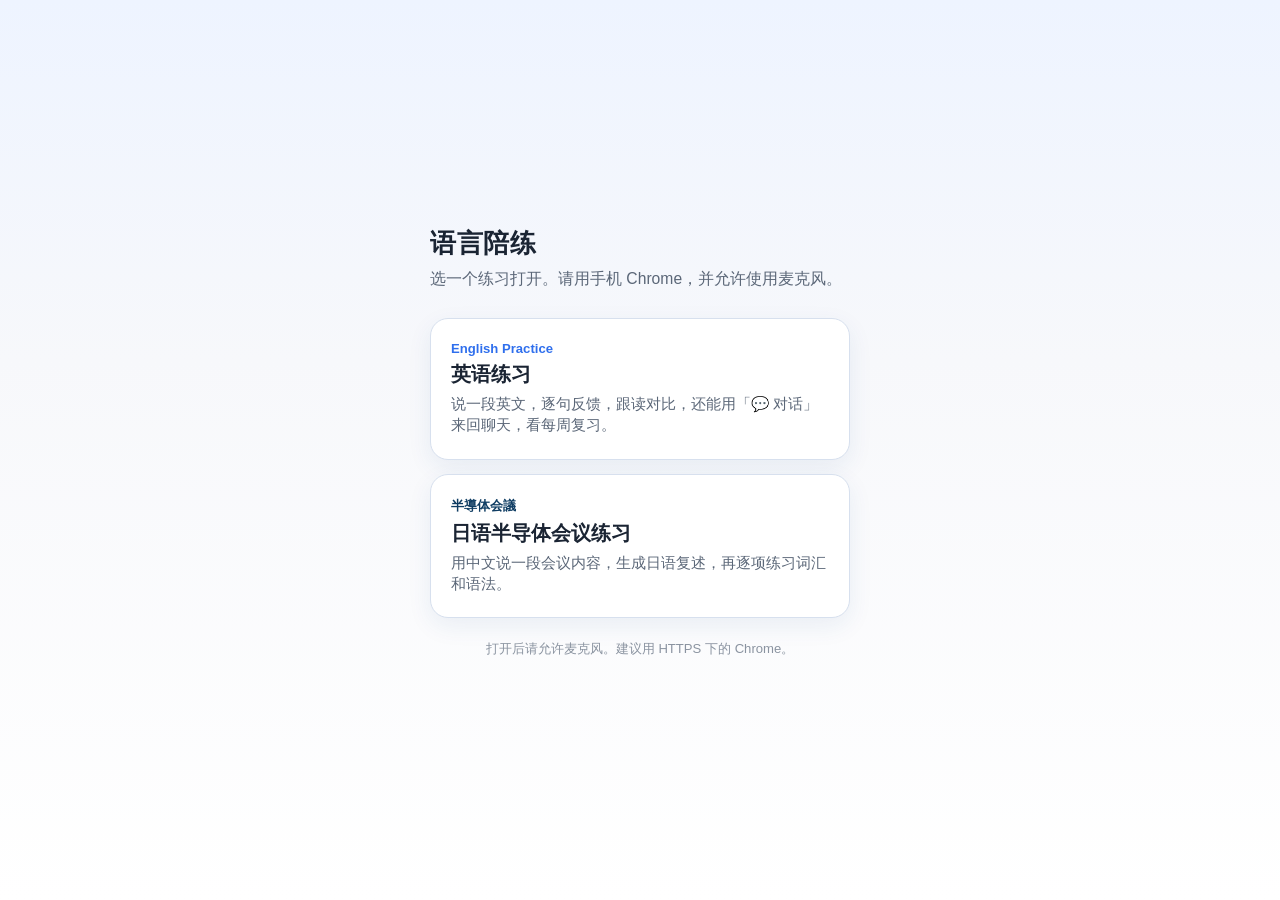
<file: index.html>
<!doctype html>
<html lang="zh-CN">
<head>
<meta charset="utf-8">
<meta name="viewport" content="width=device-width, initial-scale=1, viewport-fit=cover">
<meta name="theme-color" content="#1d4f91">
<title>语言陪练</title>
<style>
  :root { color-scheme: light; }
  * { box-sizing: border-box; }
  body {
    margin: 0;
    min-height: 100dvh;
    font-family: -apple-system, BlinkMacSystemFont, "Segoe UI", "PingFang SC", "Hiragino Sans GB", "Noto Sans SC", "Microsoft YaHei", sans-serif;
    background: linear-gradient(180deg, #eef4ff 0%, #f7f8fb 40%, #fff 100%);
    color: #1a2433;
    display: flex;
    flex-direction: column;
    align-items: center;
    justify-content: center;
    padding: 32px 20px 48px;
  }
  .wrap { width: 100%; max-width: 420px; }
  h1 { font-size: 1.6rem; margin: 0 0 6px; letter-spacing: 0.02em; }
  p.sub { margin: 0 0 28px; color: #5b6778; font-size: 0.98rem; line-height: 1.5; }
  a.card {
    display: block;
    text-decoration: none;
    color: inherit;
    background: #fff;
    border: 1px solid #d7e0ee;
    border-radius: 18px;
    padding: 22px 20px;
    margin: 0 0 14px;
    box-shadow: 0 8px 24px rgba(29, 79, 145, 0.08);
    transition: transform .12s ease, box-shadow .12s ease;
  }
  a.card:active { transform: scale(0.98); }
  a.card .kicker { font-size: 0.82rem; color: #2f6fed; font-weight: 600; margin-bottom: 4px; }
  a.card .title { font-size: 1.28rem; font-weight: 700; }
  a.card .desc { margin-top: 6px; color: #5b6778; font-size: 0.92rem; line-height: 1.45; }
  a.card.ja .kicker { color: #0f3d63; }
  footer { margin-top: 22px; color: #8a93a0; font-size: 0.82rem; text-align: center; }
</style>
</head>
<body>
  <div class="wrap">
    <h1>语言陪练</h1>
    <p class="sub">选一个练习打开。请用手机 Chrome，并允许使用麦克风。</p>
    <a class="card" href="english/">
      <div class="kicker">English Practice</div>
      <div class="title">英语练习</div>
      <div class="desc">说一段英文，逐句反馈，跟读对比，还能用「💬 对话」来回聊天，看每周复习。</div>
    </a>
    <a class="card ja" href="japanese/">
      <div class="kicker">半導体会議</div>
      <div class="title">日语半导体会议练习</div>
      <div class="desc">用中文说一段会议内容，生成日语复述，再逐项练习词汇和语法。</div>
    </a>
    <footer>打开后请允许麦克风。建议用 HTTPS 下的 Chrome。</footer>
  </div>
</body>
</html>
</file>
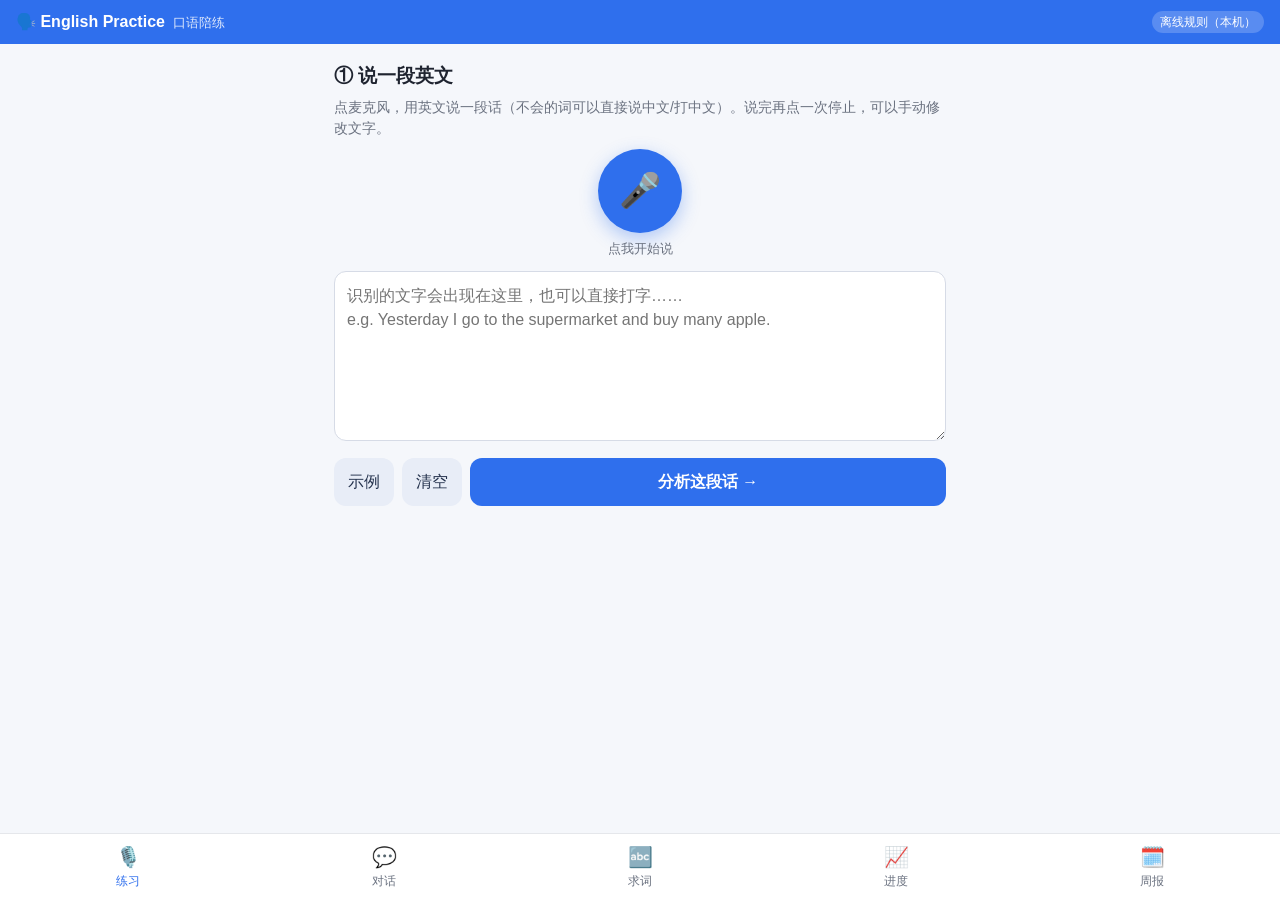
<file: english/index.html>
<!doctype html>
<html lang="zh-CN">
<head>
<meta charset="utf-8">
<meta name="viewport" content="width=device-width, initial-scale=1, viewport-fit=cover">
<meta name="theme-color" content="#2f6fed">
<title>English Practice · 英语口语陪练</title>
<link rel="manifest" href="manifest.webmanifest">
<link rel="icon" href="icon.svg">
<link rel="stylesheet" href="style.css">
</head>
<body>
<header class="top">
  <div class="brand">🗣️ English Practice <small>口语陪练</small></div>
  <div id="engine" class="engine"></div>
</header>

<main>
  <!-- ============ PRACTICE TAB ============ -->
  <section id="tab-practice" class="tab active">
    <!-- step 1: speak -->
    <div id="step-speak" class="step">
      <h2>① 说一段英文</h2>
      <p class="hint">点麦克风，用英文说一段话（不会的词可以直接说中文/打中文）。说完再点一次停止，可以手动修改文字。</p>
      <div class="micwrap">
        <button id="mic-passage" class="mic" aria-label="record"><span>🎤</span></button>
        <div id="mic-passage-state" class="micstate">点我开始说</div>
      </div>
      <textarea id="passage" rows="6" placeholder="识别的文字会出现在这里，也可以直接打字……&#10;e.g. Yesterday I go to the supermarket and buy many apple."></textarea>
      <div class="row">
        <button id="btn-sample" class="ghost">示例</button>
        <button id="btn-clear" class="ghost">清空</button>
        <button id="btn-analyze" class="primary grow">分析这段话 →</button>
      </div>
      <p id="sr-warning" class="warn hidden"></p>
    </div>

    <!-- step 2: feedback -->
    <div id="step-feedback" class="step hidden">
      <h2>② 逐句反馈</h2>
      <div id="fb-summary" class="summary"></div>
      <div id="fb-list"></div>
      <div class="row sticky-actions">
        <button id="btn-back-speak" class="ghost">← 重新说</button>
        <button id="btn-start-drill" class="primary grow">开始跟读练习 →</button>
      </div>
    </div>

    <!-- step 3: drill -->
    <div id="step-drill" class="step hidden">
      <h2>③ 跟读练到过关</h2>
      <div id="drill-progress" class="drill-progress"></div>
      <div class="card target-card">
        <div class="label-row"><span id="drill-mode" class="pill"></span><button id="btn-listen" class="ghost small">🔊 听一遍</button></div>
        <div id="drill-target" class="target"></div>
        <button id="btn-peek" class="ghost small hidden">👀 偷看一下</button>
        <div id="drill-keys" class="keys"></div>
      </div>
      <div class="micwrap">
        <button id="mic-drill" class="mic"><span>🎤</span></button>
        <div id="mic-drill-state" class="micstate">点我跟读</div>
      </div>
      <input id="drill-typed" type="text" placeholder="（没麦克风时可以打字）" autocomplete="off">
      <div id="drill-result" class="result"></div>
      <div class="row">
        <button id="btn-skip" class="ghost">跳过</button>
        <button id="btn-check" class="primary grow">对比 ✓</button>
        <button id="btn-next" class="primary grow hidden">下一句 →</button>
      </div>
    </div>

    <!-- step 4: done -->
    <div id="step-done" class="step hidden">
      <h2>🎉 这一段练完了</h2>
      <div id="done-summary" class="summary"></div>
      <div class="card"><div class="label">整段地道版本</div><div id="done-passage" class="target small-target"></div>
        <button id="btn-listen-all" class="ghost small">🔊 听整段</button></div>
      <div class="row">
        <button id="btn-new" class="primary grow">再说一段</button>
        <button id="btn-to-progress" class="ghost">看进度</button>
      </div>
    </div>
  </section>

  <!-- ============ DIALOGUE TAB ============ -->
  <section id="tab-dialogue" class="tab">
    <h2>💬 对话 · 英语聊天</h2>
    <p class="hint">点按钮开始：AI 先打招呼，念完自动开麦。你用英文说一句，<b>停顿约 1.5 秒</b>就算说完（也可以再点一下按钮马上结束这句）；AI 回你一句并念出来，念完又自动开麦。AI 说话时麦克风是关着的。点「结束对话」停止。</p>
    <p id="dlg-note" class="warn hidden"></p>
    <div id="dlg-log" class="dlg-log"></div>
    <div id="dlg-live" class="dlg-live"></div>
    <div class="micwrap">
      <button id="dlg-mic" class="mic" aria-label="dialogue"><span>💬</span></button>
      <div id="dlg-state" class="micstate">点我开始对话</div>
    </div>
    <div class="row"><button id="dlg-stop" class="ghost grow hidden">⏹ 结束对话</button></div>
    <div class="row">
      <input id="dlg-typed" type="text" placeholder="（也可以打字，回车发送）" autocomplete="off">
      <button id="dlg-send" class="primary">发送</button>
    </div>
    <div class="row">
      <label class="hint grow"><input type="checkbox" id="dlg-correct" checked> 顺便帮我纠错（显示更自然的说法）</label>
      <button id="dlg-clear" class="ghost small">清空记录</button>
    </div>
    <details class="card aiset"><summary>AI 设置（可选，只存在这台手机上）</summary>
      <p class="hint">填了 OpenAI（或兼容接口）的密钥，对话就由 AI 自由回复；不填就用内置回复库。密钥只保存在这台手机浏览器里，直接发给你填的接口地址。</p>
      <input id="ai-base" type="text" placeholder="接口地址（默认 https://api.openai.com/v1）" autocomplete="off">
      <input id="ai-model" type="text" placeholder="模型（默认 gpt-4o-mini）" autocomplete="off">
      <input id="ai-key" type="password" placeholder="API 密钥" autocomplete="off">
      <div class="row"><button id="ai-save" class="primary grow">保存</button><button id="ai-clear" class="ghost">删除密钥</button></div>
    </details>
  </section>

  <!-- ============ WORDS TAB ============ -->
  <section id="tab-words" class="tab">
    <h2>求词 · 中文 → 地道英文</h2>
    <p class="hint">不会说的词，用中文说或打出来（中英混着说也行），我给你地道的英文说法，可以一键加入练习。</p>
    <div class="micwrap">
      <button id="mic-words" class="mic zh"><span>🎤</span></button>
      <div id="mic-words-state" class="micstate">点我说中文</div>
    </div>
    <div class="row">
      <input id="words-input" type="text" placeholder="例如：加班 / 我想点外卖 / 摸鱼" autocomplete="off">
      <button id="btn-suggest" class="primary">查</button>
    </div>
    <div id="words-list"></div>
  </section>

  <!-- ============ PROGRESS TAB ============ -->
  <section id="tab-progress" class="tab">
    <h2>我的进度</h2>
    <div id="stats" class="stats"></div>
    <div class="row">
      <button id="btn-review" class="primary grow">复习最薄弱的 5 个点</button>
    </div>
    <div id="points"></div>
    <details class="danger"><summary>数据</summary>
      <p class="hint">进度只保存在这台手机的浏览器里。</p>
      <button id="btn-export" class="ghost small">导出 JSON</button>
      <button id="btn-reset" class="ghost small">清空进度</button>
    </details>
  </section>
  <!-- ============ RECAP TAB ============ -->
  <section id="tab-recap" class="tab">
    <h2>周报 · 每周回顾</h2>
    <p class="hint">按自然周（周一到周日）汇总：学了哪些词、练了哪些语法、哪些问题反复出现、哪些明显进步了。</p>
    <div class="row"><button id="btn-recap-now" class="primary grow">现在生成本周周报</button></div>
    <div id="recap-list"></div>
  </section>
</main>

<nav class="bottom">
  <button data-tab="practice" class="active">🎙️<span>练习</span></button>
  <button data-tab="dialogue">💬<span>对话</span></button>
  <button data-tab="words">🔤<span>求词</span></button>
  <button data-tab="progress">📈<span>进度</span></button>
  <button data-tab="recap">🗓️<span>周报</span></button>
</nav>
<div id="toast" class="toast"></div>
<script src="config.js"></script>
<script src="engine/rules_data.js"></script>
<script src="engine/zh_en_dict.js"></script>
<script src="engine/analyzer.js"></script>
<script src="recap.js"></script>
<script src="dialogue.js"></script>
<script src="app.js"></script>
</body>
</html>
</file>
<file: english/style.css>
:root{--blue:#2f6fed;--green:#18a058;--red:#e5484d;--amber:#f0a020;--bg:#f5f7fb;--card:#fff;--text:#1f2430;--muted:#6b7280;--radius:14px}
*{box-sizing:border-box;-webkit-tap-highlight-color:transparent}
html,body{margin:0;background:var(--bg);color:var(--text);font:16px/1.5 -apple-system,"Segoe UI",Roboto,"Noto Sans SC","PingFang SC",sans-serif}
.top{position:sticky;top:0;z-index:5;display:flex;justify-content:space-between;align-items:center;padding:10px 16px;background:var(--blue);color:#fff}
.brand{font-weight:700}.brand small{font-weight:400;opacity:.85;margin-left:4px}
.engine{font-size:12px;background:rgba(255,255,255,.2);padding:2px 8px;border-radius:99px}
main{padding:12px 14px 96px;max-width:640px;margin:0 auto}
h2{font-size:19px;margin:6px 0 6px}
.hint{color:var(--muted);font-size:14px;margin:4px 0 10px}
.warn{color:#9a3412;background:#fff7ed;border:1px solid #fed7aa;padding:8px 10px;border-radius:10px;font-size:14px}
.hidden{display:none!important}
.tab{display:none}.tab.active{display:block}
textarea,input[type=text]{width:100%;font:inherit;padding:12px;border:1px solid #d6dbe6;border-radius:12px;background:#fff;outline:none}
textarea:focus,input:focus{border-color:var(--blue)}
.row{display:flex;gap:8px;margin:10px 0;align-items:center}.grow{flex:1}
button{font:inherit;border:0;border-radius:12px;padding:12px 14px;cursor:pointer}
.primary{background:var(--blue);color:#fff;font-weight:600}
.primary:disabled{opacity:.5}
.ghost{background:#e8edf7;color:#24324d}
.small{padding:6px 10px;font-size:14px;border-radius:10px}
.micwrap{display:flex;flex-direction:column;align-items:center;margin:8px 0 12px}
.mic{width:84px;height:84px;border-radius:50%;background:var(--blue);color:#fff;font-size:34px;box-shadow:0 6px 18px rgba(47,111,237,.35);transition:transform .15s}
.mic.zh{background:#7c3aed;box-shadow:0 6px 18px rgba(124,58,237,.35)}
.mic.on{background:var(--red);animation:pulse 1.2s infinite}
@keyframes pulse{0%{box-shadow:0 0 0 0 rgba(229,72,77,.5)}100%{box-shadow:0 0 0 22px rgba(229,72,77,0)}}
.micstate{font-size:13px;color:var(--muted);margin-top:6px;min-height:20px;text-align:center}
.card{background:var(--card);border-radius:var(--radius);padding:12px 14px;margin:10px 0;box-shadow:0 1px 3px rgba(0,0,0,.06)}
.summary{background:#eef4ff;border-radius:12px;padding:10px 12px;font-size:15px}
.sent .orig{color:#374151}.sent .corr{color:#0f5132;margin-top:6px}
.sent .lbl{font-size:12px;color:var(--muted);margin-right:6px}
mark.bad{background:#fde2e2;color:#b42318;text-decoration:line-through;text-decoration-color:rgba(180,35,24,.5);border-radius:4px;padding:0 2px}
mark.good{background:#d3f4e1;color:#0f5132;border-radius:4px;padding:0 2px;font-weight:600}
.okbadge{color:var(--green);font-size:14px}
.issue{border-top:1px dashed #e5e7eb;padding-top:8px;margin-top:8px;font-size:14px}
.issue .ft{font-weight:600}.issue .why{color:var(--muted)}
.tag{display:inline-block;font-size:11px;padding:1px 7px;border-radius:99px;margin-right:6px;color:#fff;vertical-align:1px}
.tag.grammar{background:#2f6fed}.tag.word_choice{background:#d97706}.tag.phrasing{background:#7c3aed}.tag.zh2en{background:#0d9488}
.sticky-actions{position:sticky;bottom:72px;background:var(--bg);padding:8px 0}
.drill-progress{display:flex;gap:6px;flex-wrap:wrap;margin:6px 0}
.dot{width:22px;height:8px;border-radius:99px;background:#d6dbe6}.dot.cur{background:var(--amber)}.dot.done{background:var(--green)}
.label-row{display:flex;justify-content:space-between;align-items:center}
.pill{font-size:12px;background:#fff4e0;color:#92400e;padding:2px 8px;border-radius:99px}
.target{font-size:21px;line-height:1.5;margin:8px 0;font-weight:500}
.small-target{font-size:17px}
.target.blur{filter:blur(7px);user-select:none}
.keys{font-size:13px;color:var(--muted)}
.result{min-height:24px;margin:10px 0}
.result .words span{display:inline-block;margin:2px 3px;padding:1px 6px;border-radius:6px;font-size:17px}
.w-ok{background:#d3f4e1;color:#0f5132}.w-miss{background:#fde2e2;color:#b42318;text-decoration:underline wavy}
.w-extra{background:#eceff3;color:#6b7280;text-decoration:line-through}
.score{font-size:15px;margin-top:6px}.pass{color:var(--green);font-weight:700}.fail{color:var(--red);font-weight:700}
.heard{font-size:13px;color:var(--muted);margin-top:4px}
input#drill-typed{margin-top:4px}
.stats{display:grid;grid-template-columns:repeat(3,1fr);gap:8px;margin:8px 0}
.stat{background:#fff;border-radius:12px;padding:10px;text-align:center;box-shadow:0 1px 3px rgba(0,0,0,.05)}
.stat b{display:block;font-size:22px}.stat span{font-size:12px;color:var(--muted)}
.point{display:flex;flex-direction:column;gap:4px}
.point .head{display:flex;justify-content:space-between;align-items:center;gap:8px}
.point .name{font-weight:600;font-size:15px}
.point .ex{font-size:13px;color:var(--muted)}
.bar{height:7px;background:#e5e7eb;border-radius:99px;overflow:hidden}.bar i{display:block;height:100%;background:var(--green)}
.cat-h{margin:16px 0 4px;font-size:14px;color:var(--muted)}
.wcard .zh{font-size:20px;font-weight:700}.chips{display:flex;flex-wrap:wrap;gap:6px;margin:6px 0}
.chip{background:#e7f6f4;color:#0f766e;border-radius:99px;padding:4px 10px;font-size:15px}
.chip.best{background:#0d9488;color:#fff}
.wcard .ex{font-size:15px;margin:4px 0}.wcard .note{font-size:13px;color:var(--muted)}
.bottom{position:fixed;bottom:0;left:0;right:0;display:flex;background:#fff;border-top:1px solid #e5e7eb;padding-bottom:env(safe-area-inset-bottom);z-index:10}
.bottom button{flex:1;background:none;border-radius:0;padding:8px 0 10px;font-size:20px;color:var(--muted);display:flex;flex-direction:column;align-items:center}
.bottom button span{font-size:12px}.bottom button.active{color:var(--blue)}
.toast{position:fixed;left:50%;bottom:86px;transform:translateX(-50%);background:#111827;color:#fff;padding:8px 14px;border-radius:10px;font-size:14px;opacity:0;transition:opacity .2s;pointer-events:none;z-index:20;max-width:90%}
.toast.show{opacity:.95}
details.danger{margin-top:20px;color:var(--muted)}

.recap .wk{display:flex;justify-content:space-between;align-items:baseline}
.recap .wk b{font-size:17px}.recap .src{font-size:12px;color:var(--muted)}
.recap .nums{display:grid;grid-template-columns:repeat(4,1fr);gap:6px;margin:8px 0}
.recap .nums div{background:#f3f6fc;border-radius:10px;padding:6px 2px;text-align:center}
.recap .nums b{display:block;font-size:17px}.recap .nums span{font-size:11px;color:var(--muted)}
.recap .text{font-size:15px;line-height:1.7}
.recap .lists{font-size:13px;color:var(--muted);margin-top:6px}
.recap.current{border:2px solid var(--blue)}

/* dialogue tab */
.dlg-log{max-height:46vh;overflow-y:auto;display:flex;flex-direction:column;gap:8px;padding:4px 0}
.bubble{max-width:86%;padding:9px 12px;border-radius:14px;font-size:16px;line-height:1.45;box-shadow:0 1px 3px rgba(0,0,0,.06)}
.bubble.ai{align-self:flex-start;background:#fff;border-top-left-radius:4px}
.bubble.me{align-self:flex-end;background:#dbe7ff;border-top-right-radius:4px}
.bubble .small{margin-top:4px;padding:2px 8px;font-size:13px}
.bubble .src{font-size:11px;color:var(--muted);margin-left:6px}
.bubble .fix{font-size:14px;color:#14532d;margin-top:4px;border-top:1px dashed #a3b8e0;padding-top:4px}
.dlg-live{min-height:22px;color:var(--muted);font-style:italic;text-align:center;margin-top:6px}
.mic.busy{background:#94a3b8;box-shadow:none}
.aiset input{margin:4px 0}
.aiset summary{cursor:pointer;font-weight:600}
#dlg-send{white-space:nowrap;flex:none}
</file>
